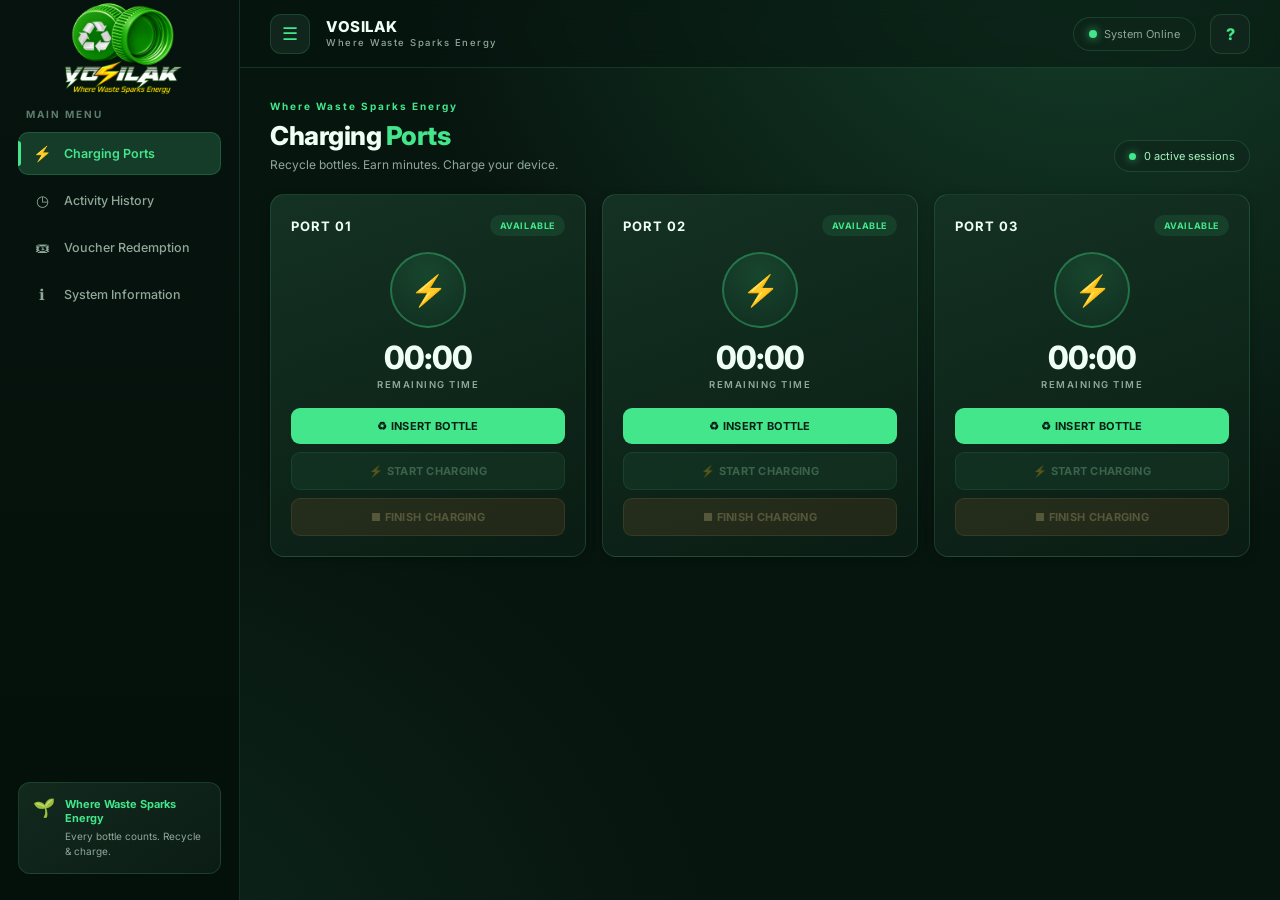
<file: index.html>
<!DOCTYPE html>
<html lang="en">
<head>
  <meta charset="UTF-8">
  <meta name="viewport" content="width=device-width, initial-scale=1.0">
  <title>VOSILAK | Where Waste Sparks Energy</title>
  <link rel="stylesheet" href="style.css">
  <link rel="icon" type="image/png" href="assets/logoo (1).png">
</head>
<body>
  <div class="app">

    <!-- ================= SIDEBAR ================= -->
    <aside class="sidebar" id="sidebar">
      <div class="sidebar-brand">
        <img src="assets/logoo (1).png" alt="Vosilak" class="brand-logo">
      </div>

      <div class="nav-title">MAIN MENU</div>
      <nav class="nav">
        <a href="#ports" class="nav-link active" data-view="ports">
          <span class="nav-emoji">⚡</span><span class="nav-label">Charging Ports</span>
        </a>
        <a href="#history" class="nav-link" data-view="history">
          <span class="nav-emoji">◷</span><span class="nav-label">Activity History</span>
        </a>
        <a href="#redeem" class="nav-link" data-view="redeem">
          <span class="nav-emoji">🎟</span><span class="nav-label">Voucher Redemption</span>
        </a>
        <a href="#system" class="nav-link" data-view="system">
          <span class="nav-emoji">ℹ</span><span class="nav-label">System Information</span>
        </a>
      </nav>

      <div class="sidebar-footer">
        <div class="eco-badge">
          <span class="eco-icon">🌱</span>
          <div>
            <strong>Where Waste Sparks Energy</strong>
            <p>Every bottle counts. Recycle & charge.</p>
          </div>
        </div>
      </div>
    </aside>

    <div class="sidebar-overlay" id="sidebarOverlay"></div>

    <!-- ================= MAIN ================= -->
    <div class="main-wrapper" id="mainWrapper">

      <!-- TOP HEADER -->
      <header class="topbar">
        <div class="topbar-left">
          <button class="icon-btn sidebar-toggle" id="sidebarToggle" aria-label="Toggle sidebar">
            <span class="hamburger">☰</span>
          </button>
          <div class="brand-inline">
            <span class="brand-inline-name">VOSILAK</span>
            <span class="brand-inline-tag">Where Waste Sparks Energy</span>
          </div>
        </div>

        <div class="topbar-right">
          <div class="online"><span class="dot"></span>System Online</div>
          <button class="icon-btn help-btn" id="helpBtn" aria-label="How it works">?</button>
        </div>
      </header>

      <!-- CONTENT AREA -->
      <div class="content" id="contentArea">

        <!-- ============ VIEW: CHARGING PORTS ============ -->
        <section class="view active" id="view-ports">

          <div class="page-head">
            <div>
              <small class="eyebrow">Where Waste Sparks Energy</small>
              <h1>Charging <span class="green-text">Ports</span></h1>
              <p>Recycle bottles. Earn minutes. Charge your device.</p>
            </div>
            <div class="session-chip">
              <span class="chip-dot"></span>
              <span id="activeSessions">0 active session</span>
            </div>
          </div>

          <!-- Ports grid -->
          <div class="ports" id="portContainer"></div>

        </section>

        <!-- ============ VIEW: ACTIVITY HISTORY ============ -->
        <section class="view" id="view-history">
          <div class="page-head">
            <div>
              <small class="eyebrow">RECORDS</small>
              <h1>Activity <span class="green-text">History</span></h1>
              <p>All successful bottle insertion activities across your ports.</p>
            </div>
            <div class="session-chip">
              <span class="chip-dot"></span>
              <span id="historyCount">0 records</span>
            </div>
          </div>

          <div class="panel history-panel">
            <div class="history-scroll" id="historyScroll">
              <table class="history-table">
                <thead>
                  <tr>
                    <th>Date</th>
                    <th>Time</th>
                    <th>Port</th>
                    <th>Activity</th>
                    <th class="num">Bottles</th>
                    <th class="num">Minutes Earned</th>
                  </tr>
                </thead>
                <tbody id="historyBody"></tbody>
              </table>
              <div class="empty-state" id="historyEmpty">
                <span class="empty-icon">📋</span>
                <p>No activity history yet.</p>
                <small>Insert a bottle on any port to record your first activity.</small>
              </div>
            </div>
          </div>
        </section>

        <!-- ============ VIEW: VOUCHER REDEMPTION ============ -->
        <section class="view" id="view-redeem">
          <div class="page-head">
            <div>
              <small class="eyebrow">REWARDS</small>
              <h1>Voucher <span class="green-text">Redemption</span></h1>
              <p>Redeem unused charging minutes from your vouchers.</p>
            </div>
          </div>

          <div class="panel redeem-page-panel">
            <div class="redeem-page-copy">
              <h3>🎟 Enter your voucher code</h3>
              <p>Each voucher contains unused charging minutes from a completed session. Redeem a valid code to restore those minutes to the original charging port for another recharge.</p>
            </div>

            <div class="redeem-form">
              <label for="redeemInput" class="field-label">Voucher Code</label>
              <input type="text" id="redeemInput" class="text-input" placeholder="e.g. V1-ABC123" autocomplete="off">
              <div class="field-error" id="redeemError"></div>
              <button class="btn btn-primary btn-block" id="redeemSubmitBtn">REDEEM VOUCHER</button>
            </div>
          </div>
        </section>

        <!-- ============ VIEW: SYSTEM INFORMATION ============ -->
        <section class="view" id="view-system">
          <div class="page-head">
            <div>
              <small class="eyebrow">ABOUT</small>
              <h1>System <span class="green-text">Information</span></h1>
              <p>How the Vosilak reward system works.</p>
            </div>
          </div>

          <div class="panel system-panel">
            <div class="system-grid">
              <div class="system-card">
                <div class="system-icon">♻</div>
                <h3>Bottles Earn Minutes</h3>
                <p>Accepted plastic bottles add charging minutes to the selected port. Each accepted bottle earns three minutes of charging time.</p>
              </div>

              <div class="system-card">
                <div class="system-icon">⚡</div>
                <h3>Charge Your Device</h3>
                <p>Connect a device to any available port and start charging. The port counts down the remaining minutes in real time.</p>
              </div>

              <div class="system-card">
                <div class="system-icon">🎟</div>
                <h3>Unused Minutes Become Vouchers</h3>
                <p>When a charging session is finished early, any unused minutes automatically generate a unique voucher code.</p>
              </div>

              <div class="system-card">
                <div class="system-icon">🔁</div>
                <h3>Redeem to Recharge</h3>
                <p>Voucher codes can be redeemed to restore unused minutes to their original charging port for another session.</p>
              </div>
            </div>

            <div class="system-note">
              <strong>Note:</strong> Voucher minutes can only be returned to the port where the voucher was created. They cannot be transferred to another charging port.
            </div>
          </div>
        </section>

      </div>
    </div>
  </div>

  <!-- ================= TOAST ================= -->
  <div class="toast" id="toast"></div>

  <!-- ================= INSERT BOTTLE MODAL ================= -->
  <div class="modal-overlay" id="insertModal">
    <div class="modal insert-modal">
      <div class="modal-icon">♻</div>
      <h3>Insert <span class="green-text">Bottle</span></h3>
      <p class="modal-sub" id="insertPortLabel">Port 1</p>

      <p class="insert-instruction">Please insert your plastic bottle into the slot now. Click <b>Done Inserting Bottle</b> once it has been accepted.</p>

      <div class="progress-track">
        <div class="progress-fill" id="insertProgress"></div>
      </div>
      <div class="insert-timer" id="insertTimer">00:10</div>

      <div class="modal-actions">
        <button class="btn btn-primary" id="insertDoneBtn">✓ DONE INSERTING BOTTLE</button>
        <button class="btn btn-ghost" id="insertCancelBtn">CANCEL</button>
      </div>
    </div>
  </div>

  <!-- ================= VOUCHER GENERATED MODAL ================= -->
  <div class="modal-overlay" id="voucherModal">
    <div class="modal">
      <div class="modal-icon success">🎟</div>
      <h3>Session <span class="green-text">Completed</span></h3>
      <p class="modal-sub">Your unused charging minutes have been saved as a voucher.</p>

      <div class="voucher-detail-box">
        <div class="voucher-row"><span>Port</span><strong id="voucherPort">—</strong></div>
        <div class="voucher-row"><span>Remaining Minutes</span><strong id="voucherMinutes">—</strong></div>
        <div class="voucher-row"><span>Voucher Code</span><strong class="voucher-code" id="voucherCode">—</strong></div>
      </div>

      <div class="modal-actions">
        <button class="btn btn-primary" id="voucherCopyBtn">📋 COPY CODE</button>
        <button class="btn btn-ghost" id="voucherCloseBtn">CLOSE</button>
      </div>
    </div>
  </div>

  <!-- ================= REDEEM: CONFIRM MODAL ================= -->
  <div class="modal-overlay" id="rewardModal">
    <div class="modal">
      <div class="verified-banner">✓ VOUCHER VERIFIED</div>

      <div class="voucher-detail-box">
        <div class="voucher-row"><span>Original Port</span><strong id="rewardPort">—</strong></div>
        <div class="voucher-row"><span>Available Minutes</span><strong id="rewardMinutes">—</strong></div>
      </div>

      <p class="reward-prompt">Confirm redemption to restore these minutes to the original port.</p>

      <div class="modal-actions">
        <button class="btn btn-primary" id="rewardConfirmBtn">⚡ CONFIRM REDEMPTION</button>
        <button class="btn btn-ghost" id="rewardCancelBtn">CANCEL</button>
      </div>
    </div>
  </div>

  <!-- ================= HOW IT WORKS MODAL ================= -->
  <div class="modal-overlay" id="helpModal">
    <div class="modal help-modal">
      <h3>How <span class="green-text">Vosilak</span> Works</h3>
      <p class="modal-sub">Turn plastic bottles into charging time in six simple steps.</p>

      <ol class="help-steps">
        <li><span class="help-num">1</span><div><b>Insert a Bottle</b><p>Select a port and click Insert Bottle. Follow the timer and click Done Inserting Bottle after your bottle is accepted.</p></div></li>
        <li><span class="help-num">2</span><div><b>Earn Charging Time</b><p>Every accepted bottle adds 3 minutes to the selected port.</p></div></li>
        <li><span class="help-num">3</span><div><b>Start Charging</b><p>Connect your device to the port and click Start Charging.</p></div></li>
        <li><span class="help-num">4</span><div><b>Finish Charging</b><p>Click Finish Charging when you're done. Unused minutes automatically generate a voucher code.</p></div></li>
        <li><span class="help-num">5</span><div><b>Redeem Your Voucher</b><p>Open the Voucher Redemption page and enter the generated code.</p></div></li>
        <li><span class="help-num">6</span><div><b>Save for Another Recharge</b><p>Confirm redemption to save unused minutes for another session on the original port.</p></div></li>
      </ol>

      <div class="modal-actions">
        <button class="btn btn-primary" id="helpCloseBtn">GOT IT</button>
      </div>
    </div>
  </div>

  <script src="script.js "></script>
</body>
</html>
</file>
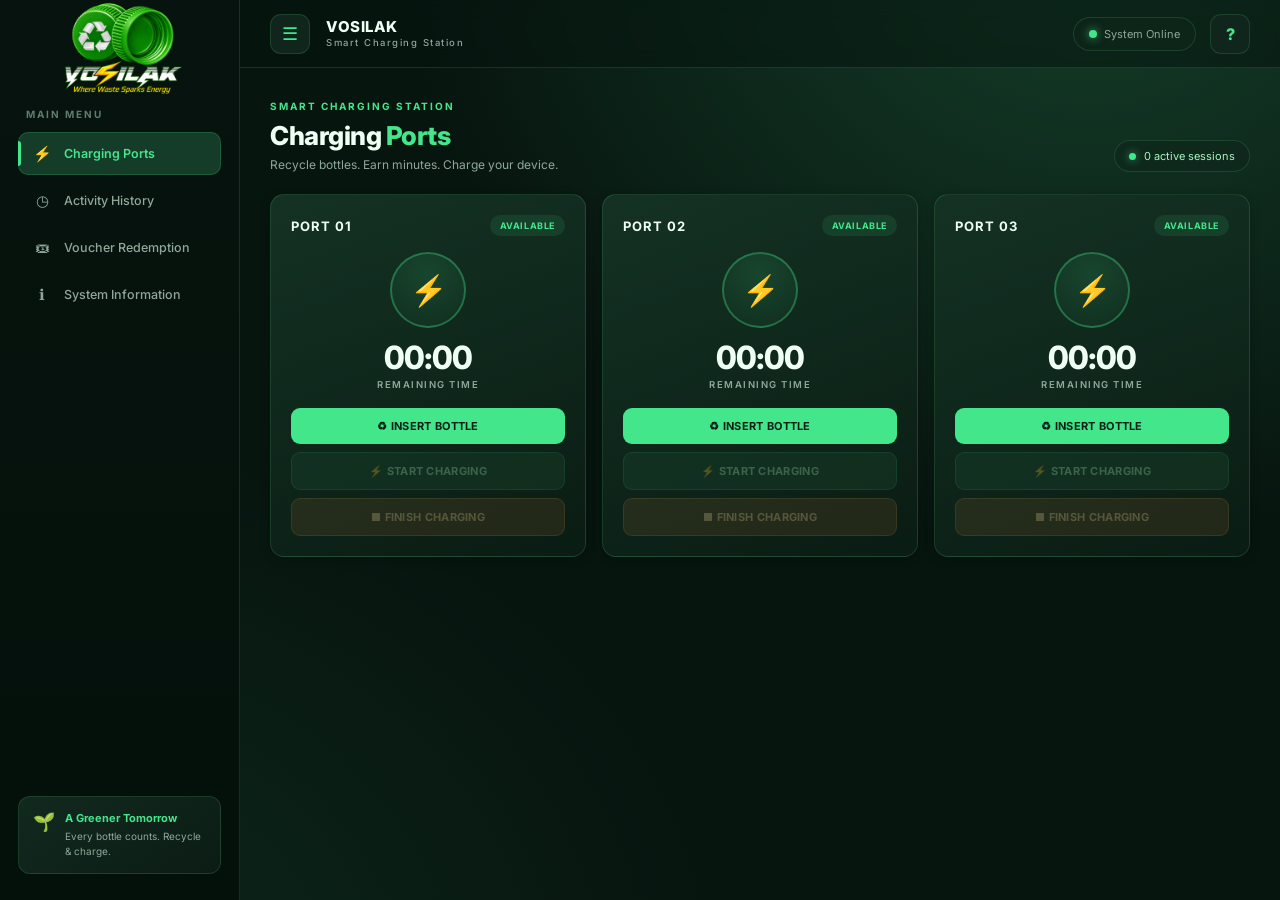
<file: index (1).html>
<!DOCTYPE html>
<html lang="en">
<head>
  <meta charset="UTF-8">
  <meta name="viewport" content="width=device-width, initial-scale=1.0">
  <title>VOSILAK | Smart Charging</title>
  <link rel="stylesheet" href="style (1).css">
  <link rel="icon" type="image/png" href="assets/logoo (1).png">
</head>
<body>
  <div class="app">

    <!-- ================= SIDEBAR ================= -->
    <aside class="sidebar" id="sidebar">
      <div class="sidebar-brand">
        <img src="assets/logoo (1).png" alt="Vosilak" class="brand-logo">
      </div>

      <div class="nav-title">MAIN MENU</div>
      <nav class="nav">
        <a href="#ports" class="nav-link active" data-view="ports">
          <span class="nav-emoji">⚡</span><span class="nav-label">Charging Ports</span>
        </a>
        <a href="#history" class="nav-link" data-view="history">
          <span class="nav-emoji">◷</span><span class="nav-label">Activity History</span>
        </a>
        <a href="#redeem" class="nav-link" data-view="redeem">
          <span class="nav-emoji">🎟</span><span class="nav-label">Voucher Redemption</span>
        </a>
        <a href="#system" class="nav-link" data-view="system">
          <span class="nav-emoji">ℹ</span><span class="nav-label">System Information</span>
        </a>
      </nav>

      <div class="sidebar-footer">
        <div class="eco-badge">
          <span class="eco-icon">🌱</span>
          <div>
            <strong>A Greener Tomorrow</strong>
            <p>Every bottle counts. Recycle & charge.</p>
          </div>
        </div>
      </div>
    </aside>

    <div class="sidebar-overlay" id="sidebarOverlay"></div>

    <!-- ================= MAIN ================= -->
    <div class="main-wrapper" id="mainWrapper">

      <!-- TOP HEADER -->
      <header class="topbar">
        <div class="topbar-left">
          <button class="icon-btn sidebar-toggle" id="sidebarToggle" aria-label="Toggle sidebar">
            <span class="hamburger">☰</span>
          </button>
          <div class="brand-inline">
            <span class="brand-inline-name">VOSILAK</span>
            <span class="brand-inline-tag">Smart Charging Station</span>
          </div>
        </div>

        <div class="topbar-right">
          <div class="online"><span class="dot"></span>System Online</div>
          <button class="icon-btn help-btn" id="helpBtn" aria-label="How it works">?</button>
        </div>
      </header>

      <!-- CONTENT AREA -->
      <div class="content" id="contentArea">

        <!-- ============ VIEW: CHARGING PORTS ============ -->
        <section class="view active" id="view-ports">

          <div class="page-head">
            <div>
              <small class="eyebrow">SMART CHARGING STATION</small>
              <h1>Charging <span class="green-text">Ports</span></h1>
              <p>Recycle bottles. Earn minutes. Charge your device.</p>
            </div>
            <div class="session-chip">
              <span class="chip-dot"></span>
              <span id="activeSessions">0 active session</span>
            </div>
          </div>

          <!-- Ports grid -->
          <div class="ports" id="portContainer"></div>

        </section>

        <!-- ============ VIEW: ACTIVITY HISTORY ============ -->
        <section class="view" id="view-history">
          <div class="page-head">
            <div>
              <small class="eyebrow">RECORDS</small>
              <h1>Activity <span class="green-text">History</span></h1>
              <p>All successful bottle insertion activities across your ports.</p>
            </div>
            <div class="session-chip">
              <span class="chip-dot"></span>
              <span id="historyCount">0 records</span>
            </div>
          </div>

          <div class="panel history-panel">
            <div class="history-scroll" id="historyScroll">
              <table class="history-table">
                <thead>
                  <tr>
                    <th>Date</th>
                    <th>Time</th>
                    <th>Port</th>
                    <th>Activity</th>
                    <th class="num">Bottles</th>
                    <th class="num">Minutes Earned</th>
                  </tr>
                </thead>
                <tbody id="historyBody"></tbody>
              </table>
              <div class="empty-state" id="historyEmpty">
                <span class="empty-icon">📋</span>
                <p>No activity history yet.</p>
                <small>Insert a bottle on any port to record your first activity.</small>
              </div>
            </div>
          </div>
        </section>

        <!-- ============ VIEW: VOUCHER REDEMPTION ============ -->
        <section class="view" id="view-redeem">
          <div class="page-head">
            <div>
              <small class="eyebrow">REWARDS</small>
              <h1>Voucher <span class="green-text">Redemption</span></h1>
              <p>Redeem unused charging minutes from your vouchers.</p>
            </div>
          </div>

          <div class="panel redeem-page-panel">
            <div class="redeem-page-copy">
              <h3>🎟 Enter your voucher code</h3>
              <p>Each voucher contains unused charging minutes from a completed session. Redeem a valid code to restore those minutes to the original charging port for another recharge.</p>
            </div>

            <div class="redeem-form">
              <label for="redeemInput" class="field-label">Voucher Code</label>
              <input type="text" id="redeemInput" class="text-input" placeholder="e.g. V1-ABC123" autocomplete="off">
              <div class="field-error" id="redeemError"></div>
              <button class="btn btn-primary btn-block" id="redeemSubmitBtn">REDEEM VOUCHER</button>
            </div>
          </div>
        </section>

        <!-- ============ VIEW: SYSTEM INFORMATION ============ -->
        <section class="view" id="view-system">
          <div class="page-head">
            <div>
              <small class="eyebrow">ABOUT</small>
              <h1>System <span class="green-text">Information</span></h1>
              <p>How the Vosilak reward system works.</p>
            </div>
          </div>

          <div class="panel system-panel">
            <div class="system-grid">
              <div class="system-card">
                <div class="system-icon">♻</div>
                <h3>Bottles Earn Minutes</h3>
                <p>Accepted plastic bottles add charging minutes to the selected port. Each accepted bottle earns three minutes of charging time.</p>
              </div>

              <div class="system-card">
                <div class="system-icon">⚡</div>
                <h3>Charge Your Device</h3>
                <p>Connect a device to any available port and start charging. The port counts down the remaining minutes in real time.</p>
              </div>

              <div class="system-card">
                <div class="system-icon">🎟</div>
                <h3>Unused Minutes Become Vouchers</h3>
                <p>When a charging session is finished early, any unused minutes automatically generate a unique voucher code.</p>
              </div>

              <div class="system-card">
                <div class="system-icon">🔁</div>
                <h3>Redeem to Recharge</h3>
                <p>Voucher codes can be redeemed to restore unused minutes to their original charging port for another session.</p>
              </div>
            </div>

            <div class="system-note">
              <strong>Note:</strong> Voucher minutes can only be returned to the port where the voucher was created. They cannot be transferred to another charging port.
            </div>
          </div>
        </section>

      </div>
    </div>
  </div>

  <!-- ================= TOAST ================= -->
  <div class="toast" id="toast"></div>

  <!-- ================= INSERT BOTTLE MODAL ================= -->
  <div class="modal-overlay" id="insertModal">
    <div class="modal insert-modal">
      <div class="modal-icon">♻</div>
      <h3>Insert <span class="green-text">Bottle</span></h3>
      <p class="modal-sub" id="insertPortLabel">Port 1</p>

      <p class="insert-instruction">Please insert your plastic bottle into the slot now. Click <b>Done Inserting Bottle</b> once it has been accepted.</p>

      <div class="progress-track">
        <div class="progress-fill" id="insertProgress"></div>
      </div>
      <div class="insert-timer" id="insertTimer">00:10</div>

      <div class="modal-actions">
        <button class="btn btn-primary" id="insertDoneBtn">✓ DONE INSERTING BOTTLE</button>
        <button class="btn btn-ghost" id="insertCancelBtn">CANCEL</button>
      </div>
    </div>
  </div>

  <!-- ================= VOUCHER GENERATED MODAL ================= -->
  <div class="modal-overlay" id="voucherModal">
    <div class="modal">
      <div class="modal-icon success">🎟</div>
      <h3>Session <span class="green-text">Completed</span></h3>
      <p class="modal-sub">Your unused charging minutes have been saved as a voucher.</p>

      <div class="voucher-detail-box">
        <div class="voucher-row"><span>Port</span><strong id="voucherPort">—</strong></div>
        <div class="voucher-row"><span>Remaining Minutes</span><strong id="voucherMinutes">—</strong></div>
        <div class="voucher-row"><span>Voucher Code</span><strong class="voucher-code" id="voucherCode">—</strong></div>
      </div>

      <div class="modal-actions">
        <button class="btn btn-primary" id="voucherCopyBtn">📋 COPY CODE</button>
        <button class="btn btn-ghost" id="voucherCloseBtn">CLOSE</button>
      </div>
    </div>
  </div>

  <!-- ================= REDEEM: CONFIRM MODAL ================= -->
  <div class="modal-overlay" id="rewardModal">
    <div class="modal">
      <div class="verified-banner">✓ VOUCHER VERIFIED</div>

      <div class="voucher-detail-box">
        <div class="voucher-row"><span>Original Port</span><strong id="rewardPort">—</strong></div>
        <div class="voucher-row"><span>Available Minutes</span><strong id="rewardMinutes">—</strong></div>
      </div>

      <p class="reward-prompt">Confirm redemption to restore these minutes to the original port.</p>

      <div class="modal-actions">
        <button class="btn btn-primary" id="rewardConfirmBtn">⚡ CONFIRM REDEMPTION</button>
        <button class="btn btn-ghost" id="rewardCancelBtn">CANCEL</button>
      </div>
    </div>
  </div>

  <!-- ================= HOW IT WORKS MODAL ================= -->
  <div class="modal-overlay" id="helpModal">
    <div class="modal help-modal">
      <h3>How <span class="green-text">Vosilak</span> Works</h3>
      <p class="modal-sub">Turn plastic bottles into charging time in six simple steps.</p>

      <ol class="help-steps">
        <li><span class="help-num">1</span><div><b>Insert a Bottle</b><p>Select a port and click Insert Bottle. Follow the timer and click Done Inserting Bottle after your bottle is accepted.</p></div></li>
        <li><span class="help-num">2</span><div><b>Earn Charging Time</b><p>Every accepted bottle adds 3 minutes to the selected port.</p></div></li>
        <li><span class="help-num">3</span><div><b>Start Charging</b><p>Connect your device to the port and click Start Charging.</p></div></li>
        <li><span class="help-num">4</span><div><b>Finish Charging</b><p>Click Finish Charging when you're done. Unused minutes automatically generate a voucher code.</p></div></li>
        <li><span class="help-num">5</span><div><b>Redeem Your Voucher</b><p>Open the Voucher Redemption page and enter the generated code.</p></div></li>
        <li><span class="help-num">6</span><div><b>Save for Another Recharge</b><p>Confirm redemption to save unused minutes for another session on the original port.</p></div></li>
      </ol>

      <div class="modal-actions">
        <button class="btn btn-primary" id="helpCloseBtn">GOT IT</button>
      </div>
    </div>
  </div>

  <script src="script (1).js "></script>
</body>
</html>
</file>
<file: style.css>
@import url('https://fonts.googleapis.com/css2?family=Inter:wght@400;500;600;700;800&display=swap');

:root {
  --bg: #07150f;
  --bg-deep: #04100a;
  --panel: #10251b;
  --panel-2: #0c1e15;
  --panel-hover: #163527;
  --green: #43e68b;
  --green-soft: #2fb672;
  --light: #a5f5bd;
  --muted: #8fa89a;
  --white: #effff4;
  --border: rgba(100, 230, 150, .15);
  --border-strong: rgba(100, 230, 150, .32);
  --danger: #ef4444;
  --amber: #ffc45c;
  --shadow: 0 10px 40px rgba(0, 0, 0, .45);
  --shadow-sm: 0 2px 10px rgba(0, 0, 0, .25);
  --radius: 14px;
  --sidebar-w: 240px;
  --sidebar-w-collapsed: 76px;
  --header-h: 68px;
}

* { box-sizing: border-box; margin: 0; padding: 0; }

body {
  font-family: Inter, sans-serif;
  color: var(--white);
  background:
    radial-gradient(ellipse at 85% -10%, rgba(23, 68, 45, .9), transparent 45%),
    radial-gradient(ellipse at 0% 110%, rgba(20, 60, 40, .5), transparent 40%),
    var(--bg);
  min-height: 100vh;
  -webkit-font-smoothing: antialiased;
  overflow: hidden;
}

button, input { font-family: inherit; }
button { cursor: pointer; border: 0; }

.green-text { color: var(--green); }

/* ============ APP SHELL ============ */
.app { display: flex; height: 100vh; }

/* ============ SIDEBAR ============ */
.sidebar {
  width: var(--sidebar-w);
  flex-shrink: 0;
  height: 100vh;
  padding: 26px 18px;
  background: linear-gradient(180deg, #07130e 0%, #04100a 100%);
  border-right: 1px solid var(--border);
  display: flex;
  flex-direction: column;
  z-index: 40;
  transition: width .25s ease, padding .25s ease, transform .28s ease;
  overflow: hidden;
}

.sidebar-brand {
  display: flex;
  justify-content: center;
  margin-bottom: 38px;
  height: 44px;
  align-items: center;
}

.brand-logo {
  width: 160px;
  height: auto;
  object-fit: contain;
  transition: width .25s ease, opacity .2s ease;
}

.nav-title {
  font-size: 10px;
  color: #5f7d6b;
  letter-spacing: 2px;
  font-weight: 700;
  margin: 0 8px 12px;
  transition: opacity .2s ease;
}

.nav { display: flex; flex-direction: column; gap: 4px; }

.nav-link {
  display: flex;
  align-items: center;
  gap: 12px;
  text-decoration: none;
  color: var(--muted);
  padding: 12px 14px;
  border-radius: 10px;
  font-size: 12.5px;
  font-weight: 500;
  transition: background .18s, color .18s;
  white-space: nowrap;
  position: relative;
}

.nav-link:hover { background: #12301f; color: var(--light); }

.nav-link.active {
  background: #153c29;
  color: var(--green);
  font-weight: 600;
  box-shadow: inset 0 0 0 1px rgba(67, 230, 139, .18);
}

.nav-link.active::before {
  content: "";
  position: absolute;
  left: 0;
  top: 22%;
  height: 56%;
  width: 3px;
  border-radius: 0 4px 4px 0;
  background: var(--green);
}

.nav-emoji {
  font-size: 15px;
  display: inline-block;
  width: 20px;
  text-align: center;
  flex-shrink: 0;
  transition: opacity .2s ease;
}

.sidebar-footer { margin-top: auto; transition: opacity .2s ease; }

.eco-badge {
  display: flex;
  gap: 10px;
  align-items: flex-start;
  padding: 14px;
  background: linear-gradient(145deg, #12291e, #0b1c14);
  border: 1px solid var(--border);
  border-radius: 12px;
}

.eco-icon { font-size: 18px; line-height: 1.2; }
.eco-badge strong { display: block; font-size: 11px; color: var(--green); margin-bottom: 4px; }
.eco-badge p { font-size: 10px; color: var(--muted); line-height: 1.5; }

/* Collapsed state */
.sidebar.collapsed {
  width: var(--sidebar-w-collapsed);
  padding: 26px 12px;
}

.sidebar.collapsed .brand-logo { width: 40px; }

.sidebar.collapsed .nav-title,
.sidebar.collapsed .nav-label,
.sidebar.collapsed .sidebar-footer {
  opacity: 0;
  pointer-events: none;
  width: 0;
  height: 0;
  overflow: hidden;
}

.sidebar.collapsed .nav-link {
  justify-content: center;
  padding: 13px 0;
  gap: 0;
}
.sidebar.collapsed .nav-emoji { width: auto; font-size: 18px; }

/* ============ MAIN WRAPPER ============ */
.main-wrapper {
  flex: 1;
  display: flex;
  flex-direction: column;
  min-width: 0;
  height: 100vh;
  transition: margin-left .25s ease;
}

/* ============ TOPBAR ============ */
.topbar {
  flex-shrink: 0;
  height: var(--header-h);
  padding: 0 30px;
  display: flex;
  justify-content: space-between;
  align-items: center;
  border-bottom: 1px solid var(--border);
  background: rgba(7, 21, 15, .55);
  backdrop-filter: blur(10px);
}

.topbar-left { display: flex; align-items: center; gap: 16px; min-width: 0; }

.icon-btn {
  width: 40px;
  height: 40px;
  border-radius: 11px;
  background: var(--panel);
  border: 1px solid var(--border);
  color: var(--green);
  font-size: 18px;
  display: grid;
  place-items: center;
  transition: background .18s, transform .1s;
  flex-shrink: 0;
}
.icon-btn:hover { background: #163b29; }
.icon-btn:active { transform: scale(.95); }

.brand-inline { display: flex; flex-direction: column; line-height: 1.15; }
.brand-inline-name { font-size: 15px; font-weight: 800; letter-spacing: .5px; color: var(--white); }
.brand-inline-tag { font-size: 9.5px; letter-spacing: 1.5px; color: var(--muted); font-weight: 500; margin-top: 2px; }

.topbar-right { display: flex; align-items: center; gap: 14px; }

.online {
  padding: 9px 15px;
  border: 1px solid var(--border);
  border-radius: 30px;
  font-size: 11px;
  background: rgba(16, 37, 27, .7);
  white-space: nowrap;
  color: var(--muted);
}

.dot {
  display: inline-block;
  width: 8px; height: 8px;
  border-radius: 50%;
  background: var(--green);
  margin-right: 7px;
  box-shadow: 0 0 10px rgba(67, 230, 139, .8);
  animation: pulse 2s ease-in-out infinite;
}

@keyframes pulse {
  0%, 100% { opacity: 1; }
  50% { opacity: .5; }
}

.help-btn {
  font-weight: 800;
  font-size: 16px;
  font-family: inherit;
}

/* ============ CONTENT ============ */
.content {
  flex: 1;
  overflow-y: auto;
  overflow-x: hidden;
  padding: 26px 30px 30px;
  scrollbar-width: thin;
  scrollbar-color: #1c3d2b transparent;
}
.content::-webkit-scrollbar { width: 8px; }
.content::-webkit-scrollbar-thumb { background: #1c3d2b; border-radius: 4px; }
.content::-webkit-scrollbar-track { background: transparent; }

/* ============ VIEWS ============ */
.view { display: none; animation: fadeView .25s ease; }
.view.active { display: block; }

@keyframes fadeView {
  from { opacity: 0; transform: translateY(6px); }
  to { opacity: 1; transform: translateY(0); }
}

/* ============ PAGE HEAD ============ */
.page-head {
  display: flex;
  justify-content: space-between;
  align-items: flex-end;
  margin-bottom: 22px;
  gap: 16px;
  flex-wrap: wrap;
}

.eyebrow {
  color: var(--green);
  letter-spacing: 2px;
  font-size: 10px;
  font-weight: 700;
}

.page-head h1 {
  font-size: 26px;
  margin: 6px 0 6px;
  letter-spacing: -.5px;
  font-weight: 800;
}

.page-head p { font-size: 12px; color: var(--muted); }

.session-chip {
  display: inline-flex;
  align-items: center;
  gap: 8px;
  padding: 8px 14px;
  border: 1px solid var(--border);
  border-radius: 30px;
  font-size: 11px;
  color: var(--light);
  background: rgba(16, 37, 27, .6);
  white-space: nowrap;
}

.chip-dot {
  width: 7px; height: 7px;
  border-radius: 50%;
  background: var(--green);
  box-shadow: 0 0 8px rgba(67, 230, 139, .7);
}

/* ============ PORTS ============ */
.ports {
  display: grid;
  grid-template-columns: repeat(3, minmax(0, 1fr));
  gap: 16px;
}

.port {
  background: linear-gradient(160deg, #143224 0%, #0a1c13 100%);
  border: 1px solid var(--border);
  border-radius: var(--radius);
  padding: 20px;
  box-shadow: var(--shadow-sm);
  transition: border-color .2s ease, transform .2s ease, box-shadow .2s ease;
  display: flex;
  flex-direction: column;
}

.port:hover { border-color: var(--border-strong); transform: translateY(-2px); }
.port.charging { border-color: var(--green); box-shadow: 0 0 24px rgba(67, 230, 139, .12), var(--shadow); }

.port-head {
  display: flex;
  justify-content: space-between;
  align-items: center;
  margin-bottom: 16px;
}

.port-head h4 { font-size: 13px; letter-spacing: 1px; font-weight: 700; }

.status {
  font-size: 9px;
  padding: 5px 10px;
  border-radius: 20px;
  font-weight: 700;
  letter-spacing: .6px;
  color: var(--green);
  background: rgba(67, 230, 139, .1);
}
.status.busy { color: var(--amber); background: rgba(255, 196, 92, .1); }

/* Port circle / icon */
.port-visual {
  display: flex;
  justify-content: center;
  margin-bottom: 12px;
}

.port-circle {
  width: 76px;
  height: 76px;
  border-radius: 50%;
  display: grid;
  place-items: center;
  font-size: 30px;
  color: var(--green);
  background: radial-gradient(circle at 50% 30%, rgba(67, 230, 139, .14), rgba(67, 230, 139, .02));
  border: 2px solid rgba(67, 230, 139, .35);
  position: relative;
}

.port.charging .port-circle {
  border-color: var(--green);
  animation: glow 1.8s ease-in-out infinite;
}

@keyframes glow {
  0%, 100% { box-shadow: 0 0 0 0 rgba(67, 230, 139, .35); }
  50% { box-shadow: 0 0 0 8px rgba(67, 230, 139, 0); }
}

.port-time {
  text-align: center;
  font-size: 32px;
  font-weight: 800;
  letter-spacing: -1px;
  font-variant-numeric: tabular-nums;
  line-height: 1.1;
}

.port-time-label {
  text-align: center;
  font-size: 9.5px;
  color: var(--muted);
  letter-spacing: 1.5px;
  font-weight: 600;
  margin-top: 4px;
  margin-bottom: 18px;
}

.port-actions { display: flex; flex-direction: column; gap: 8px; margin-top: auto; }

.btn {
  font-family: inherit;
  font-weight: 700;
  border-radius: 9px;
  transition: opacity .18s, transform .1s, background .18s;
  letter-spacing: .3px;
}
.btn:hover:not(:disabled) { opacity: .92; }
.btn:active:not(:disabled) { transform: scale(.98); }
.btn:disabled { opacity: .3; cursor: not-allowed; }

.action {
  width: 100%;
  padding: 11px;
  font-size: 11px;
}

.btn-deposit { background: var(--green); color: #062014; }
.btn-start { background: #1d4c33; color: var(--light); border: 1px solid rgba(67, 230, 139, .4); }
.btn-finish { background: #5a4325; color: #ffd58b; border: 1px solid rgba(255, 196, 92, .4); }

/* ============ PANEL ============ */
.panel {
  background: var(--panel);
  border: 1px solid var(--border);
  border-radius: var(--radius);
  padding: 20px;
}

/* ============ VOUCHER REDEMPTION PAGE ============ */
.redeem-page-panel {
  max-width: 640px;
}

.redeem-page-copy h3 {
  font-size: 15px;
  margin-bottom: 8px;
}

.redeem-page-copy p {
  font-size: 12px;
  color: var(--muted);
  line-height: 1.65;
  margin-bottom: 22px;
}

.redeem-form {
  display: flex;
  flex-direction: column;
  gap: 6px;
}

.field-label {
  font-size: 10px;
  letter-spacing: 1.2px;
  color: var(--muted);
  font-weight: 700;
  text-transform: uppercase;
  margin-bottom: 4px;
}

.btn-block { width: 100%; }

/* ============ SYSTEM INFORMATION PAGE ============ */
.system-panel { padding: 24px; }

.system-grid {
  display: grid;
  grid-template-columns: repeat(2, minmax(0, 1fr));
  gap: 16px;
  margin-bottom: 20px;
}

.system-card {
  background: linear-gradient(160deg, #143224 0%, #0a1c13 100%);
  border: 1px solid var(--border);
  border-radius: 12px;
  padding: 18px;
}

.system-icon {
  width: 40px;
  height: 40px;
  border-radius: 10px;
  display: grid;
  place-items: center;
  font-size: 18px;
  background: rgba(67, 230, 139, .1);
  border: 1px solid rgba(67, 230, 139, .25);
  color: var(--green);
  margin-bottom: 12px;
}

.system-card h3 {
  font-size: 13px;
  margin-bottom: 6px;
  letter-spacing: .3px;
}

.system-card p {
  font-size: 11.5px;
  color: var(--muted);
  line-height: 1.6;
}

.system-note {
  background: rgba(67, 230, 139, .06);
  border: 1px solid rgba(67, 230, 139, .18);
  border-radius: 10px;
  padding: 14px 16px;
  font-size: 11.5px;
  color: var(--light);
  line-height: 1.6;
}

.system-note strong { color: var(--green); }

/* ============ BUTTONS ============ */
.btn-primary {
  background: var(--green);
  color: #062014;
  padding: 12px 22px;
  font-size: 11px;
  white-space: nowrap;
}

.btn-secondary {
  background: #183b34;
  color: #82e6d2;
  border: 1px solid rgba(54, 205, 181, .35);
  padding: 13px;
  font-size: 11px;
}

.btn-ghost {
  background: transparent;
  color: var(--muted);
  border: 1px solid var(--border);
  padding: 13px;
  font-size: 11px;
}
.btn-ghost:hover { color: var(--light); border-color: var(--border-strong); }

/* ============ HISTORY ============ */
.history-panel { padding: 0; overflow: hidden; }

.history-scroll {
  max-height: calc(100vh - 240px);
  overflow-y: auto;
}

.history-table { width: 100%; border-collapse: collapse; font-size: 12px; }

.history-table thead th {
  position: sticky;
  top: 0;
  background: #0d2018;
  text-align: left;
  padding: 14px 18px;
  font-size: 10px;
  letter-spacing: 1px;
  color: var(--muted);
  font-weight: 700;
  text-transform: uppercase;
  border-bottom: 1px solid var(--border);
  z-index: 2;
}

.history-table th.num, .history-table td.num { text-align: right; }

.history-table td {
  padding: 13px 18px;
  border-bottom: 1px solid rgba(100, 230, 150, .07);
  color: var(--white);
}

.history-table tbody tr:hover { background: rgba(67, 230, 139, .04); }
.history-table tbody tr:last-child td { border-bottom: 0; }

.port-pill {
  display: inline-block;
  padding: 3px 10px;
  border-radius: 20px;
  font-size: 10px;
  font-weight: 700;
  background: rgba(67, 230, 139, .1);
  color: var(--green);
}

.min-pill {
  display: inline-block;
  padding: 3px 10px;
  border-radius: 20px;
  font-size: 10px;
  font-weight: 700;
  background: rgba(67, 230, 139, .12);
  color: var(--light);
}

.empty-state {
  display: flex;
  flex-direction: column;
  align-items: center;
  justify-content: center;
  text-align: center;
  padding: 60px 20px;
  gap: 6px;
  color: var(--muted);
}
.empty-icon { font-size: 40px; opacity: .5; margin-bottom: 6px; }
.empty-state p { font-size: 13px; font-weight: 600; color: var(--white); }
.empty-state small { font-size: 11px; }

/* ============ MODALS ============ */
.modal-overlay {
  position: fixed;
  inset: 0;
  background: rgba(2, 8, 5, .78);
  display: none;
  align-items: center;
  justify-content: center;
  z-index: 100;
  padding: 20px;
  backdrop-filter: blur(6px);
}
.modal-overlay.show { display: flex; }

.modal {
  background: linear-gradient(165deg, #122a1e, #0a1c13);
  border: 1px solid var(--border-strong);
  border-radius: 18px;
  padding: 26px;
  max-width: 430px;
  width: 100%;
  box-shadow: var(--shadow);
  animation: modalIn .24s cubic-bezier(.2, .8, .3, 1);
  max-height: 92vh;
  overflow-y: auto;
}

.modal.help-modal { max-width: 520px; }

@keyframes modalIn {
  from { opacity: 0; transform: scale(.95) translateY(12px); }
  to { opacity: 1; transform: scale(1) translateY(0); }
}

.modal h3 { font-size: 19px; margin-bottom: 6px; letter-spacing: -.3px; }
.modal-sub { font-size: 11.5px; color: var(--muted); line-height: 1.6; margin-bottom: 20px; }

.modal-icon {
  width: 52px;
  height: 52px;
  border-radius: 14px;
  display: grid;
  place-items: center;
  font-size: 24px;
  background: rgba(67, 230, 139, .1);
  border: 1px solid rgba(67, 230, 139, .3);
  color: var(--green);
  margin-bottom: 16px;
}
.modal-icon.success { color: var(--green); }

.modal-actions { display: flex; flex-direction: column; gap: 10px; margin-top: 22px; }

/* Insert modal */
.insert-modal .insert-instruction {
  font-size: 12px;
  color: var(--light);
  line-height: 1.65;
  margin-bottom: 20px;
}

.progress-track {
  height: 12px;
  background: #061710;
  border-radius: 8px;
  overflow: hidden;
  border: 1px solid var(--border);
}

.progress-fill {
  height: 100%;
  width: 100%;
  background: linear-gradient(90deg, var(--green-soft), var(--green));
  border-radius: 8px;
  transition: width .1s linear;
  box-shadow: 0 0 12px rgba(67, 230, 139, .5);
}

.insert-timer {
  text-align: center;
  font-size: 28px;
  font-weight: 800;
  font-variant-numeric: tabular-nums;
  color: var(--green);
  margin-top: 14px;
  letter-spacing: 1px;
}

/* Voucher detail box */
.voucher-detail-box {
  background: #061710;
  border: 1px dashed rgba(67, 230, 139, .45);
  border-radius: 12px;
  padding: 16px;
  display: flex;
  flex-direction: column;
  gap: 12px;
}

.voucher-row {
  display: flex;
  justify-content: space-between;
  align-items: center;
  gap: 12px;
}

.voucher-row span {
  font-size: 10px;
  color: var(--muted);
  letter-spacing: 1px;
  text-transform: uppercase;
  font-weight: 600;
}

.voucher-row strong { font-size: 14px; color: var(--light); }

.voucher-code {
  font-family: ui-monospace, monospace;
  font-size: 16px !important;
  color: var(--green) !important;
  letter-spacing: 1px;
  text-align: right;
  overflow-wrap: anywhere;
}

/* Text input */
.text-input {
  width: 100%;
  background: #061710;
  border: 1px solid var(--border);
  color: var(--white);
  padding: 13px 14px;
  border-radius: 9px;
  font-size: 13px;
  outline: 0;
  transition: border-color .18s;
  letter-spacing: .5px;
}
.text-input:focus { border-color: var(--green); }
.text-input::placeholder { color: #4d6656; }

.field-error {
  font-size: 11px;
  color: var(--danger);
  min-height: 15px;
  margin-top: 8px;
  line-height: 1.4;
}

.field-note {
  font-size: 11px;
  color: var(--muted);
  line-height: 1.5;
  margin-top: 14px;
  text-align: center;
}

/* Verified banner */
.verified-banner {
  display: inline-block;
  font-size: 10px;
  font-weight: 700;
  color: var(--green);
  letter-spacing: 1px;
  padding: 6px 12px;
  border-radius: 20px;
  background: rgba(67, 230, 139, .12);
  margin-bottom: 16px;
}

.reward-prompt {
  font-size: 12px;
  font-weight: 600;
  color: var(--light);
  margin-top: 20px;
}

/* Help steps */
.help-steps { list-style: none; display: flex; flex-direction: column; gap: 14px; }

.help-steps li { display: flex; gap: 14px; align-items: flex-start; }

.help-num {
  flex-shrink: 0;
  width: 28px;
  height: 28px;
  border-radius: 9px;
  display: grid;
  place-items: center;
  font-size: 12px;
  font-weight: 800;
  color: var(--green);
  background: rgba(67, 230, 139, .1);
  border: 1px solid rgba(67, 230, 139, .25);
}

.help-steps b { font-size: 12.5px; display: block; margin-bottom: 3px; }
.help-steps p { font-size: 11px; color: var(--muted); line-height: 1.55; }

/* ============ TOAST ============ */
.toast {
  position: fixed;
  bottom: 26px;
  left: 50%;
  transform: translateX(-50%) translateY(20px);
  background: #17432c;
  border: 1px solid var(--green);
  padding: 14px 22px;
  border-radius: 11px;
  font-size: 12px;
  font-weight: 500;
  display: none;
  z-index: 200;
  box-shadow: 0 10px 40px rgba(0, 0, 0, .6);
  opacity: 0;
  transition: opacity .25s, transform .25s;
  max-width: 90vw;
  text-align: center;
}
.toast.show { display: block; opacity: 1; transform: translateX(-50%) translateY(0); }

/* ============ OVERLAY (mobile) ============ */
.sidebar-overlay {
  display: none;
  position: fixed;
  inset: 0;
  background: rgba(0, 0, 0, .6);
  z-index: 35;
  backdrop-filter: blur(2px);
}
.sidebar-overlay.show { display: block; }

/* ============ RESPONSIVE ============ */
@media (max-width: 1050px) {
  .ports { grid-template-columns: repeat(2, 1fr); }
  .system-grid { grid-template-columns: 1fr; }
}

@media (max-width: 780px) {
  body { overflow: auto; }
  .app { height: auto; min-height: 100vh; }

  .sidebar {
    position: fixed;
    top: 0; left: 0;
    height: 100vh;
    transform: translateX(-100%);
    width: var(--sidebar-w);
    padding: 26px 18px;
  }
  .sidebar.mobile-open { transform: translateX(0); }
  .sidebar.collapsed { width: var(--sidebar-w); padding: 26px 18px; }
  .sidebar.collapsed .brand-logo { width: 160px; }
  .sidebar.collapsed .nav-title,
  .sidebar.collapsed .nav-label,
  .sidebar.collapsed .sidebar-footer {
    opacity: 1; width: auto; height: auto; overflow: visible; pointer-events: auto;
  }
  .sidebar.collapsed .nav-link { justify-content: flex-start; padding: 12px 14px; gap: 12px; }
  .sidebar.collapsed .nav-emoji { font-size: 15px; width: 20px; }

  .main-wrapper { height: auto; min-height: 100vh; }
  .topbar { padding: 0 16px; height: 60px; }
  .content { padding: 20px 16px; overflow: visible; }
  .ports { grid-template-columns: 1fr; }
  .history-scroll { max-height: none; }
  .page-head { flex-direction: column; align-items: flex-start; }
  .system-grid { grid-template-columns: 1fr; }
}

@media (max-width: 430px) {
  .page-head h1 { font-size: 22px; }
  .topbar-right .online { font-size: 9px; padding: 7px 10px; }
  .brand-inline-name { font-size: 13px; }
  .brand-inline-tag { font-size: 8.5px; }
}
</file>
<file: style (1).css>
@import url('https://fonts.googleapis.com/css2?family=Inter:wght@400;500;600;700;800&display=swap');

:root {
  --bg: #07150f;
  --bg-deep: #04100a;
  --panel: #10251b;
  --panel-2: #0c1e15;
  --panel-hover: #163527;
  --green: #43e68b;
  --green-soft: #2fb672;
  --light: #a5f5bd;
  --muted: #8fa89a;
  --white: #effff4;
  --border: rgba(100, 230, 150, .15);
  --border-strong: rgba(100, 230, 150, .32);
  --danger: #ef4444;
  --amber: #ffc45c;
  --shadow: 0 10px 40px rgba(0, 0, 0, .45);
  --shadow-sm: 0 2px 10px rgba(0, 0, 0, .25);
  --radius: 14px;
  --sidebar-w: 240px;
  --sidebar-w-collapsed: 76px;
  --header-h: 68px;
}

* { box-sizing: border-box; margin: 0; padding: 0; }

body {
  font-family: Inter, sans-serif;
  color: var(--white);
  background:
    radial-gradient(ellipse at 85% -10%, rgba(23, 68, 45, .9), transparent 45%),
    radial-gradient(ellipse at 0% 110%, rgba(20, 60, 40, .5), transparent 40%),
    var(--bg);
  min-height: 100vh;
  -webkit-font-smoothing: antialiased;
  overflow: hidden;
}

button, input { font-family: inherit; }
button { cursor: pointer; border: 0; }

.green-text { color: var(--green); }

/* ============ APP SHELL ============ */
.app { display: flex; height: 100vh; }

/* ============ SIDEBAR ============ */
.sidebar {
  width: var(--sidebar-w);
  flex-shrink: 0;
  height: 100vh;
  padding: 26px 18px;
  background: linear-gradient(180deg, #07130e 0%, #04100a 100%);
  border-right: 1px solid var(--border);
  display: flex;
  flex-direction: column;
  z-index: 40;
  transition: width .25s ease, padding .25s ease, transform .28s ease;
  overflow: hidden;
}

.sidebar-brand {
  display: flex;
  justify-content: center;
  margin-bottom: 38px;
  height: 44px;
  align-items: center;
}

.brand-logo {
  width: 160px;
  height: auto;
  object-fit: contain;
  transition: width .25s ease, opacity .2s ease;
}

.nav-title {
  font-size: 10px;
  color: #5f7d6b;
  letter-spacing: 2px;
  font-weight: 700;
  margin: 0 8px 12px;
  transition: opacity .2s ease;
}

.nav { display: flex; flex-direction: column; gap: 4px; }

.nav-link {
  display: flex;
  align-items: center;
  gap: 12px;
  text-decoration: none;
  color: var(--muted);
  padding: 12px 14px;
  border-radius: 10px;
  font-size: 12.5px;
  font-weight: 500;
  transition: background .18s, color .18s;
  white-space: nowrap;
  position: relative;
}

.nav-link:hover { background: #12301f; color: var(--light); }

.nav-link.active {
  background: #153c29;
  color: var(--green);
  font-weight: 600;
  box-shadow: inset 0 0 0 1px rgba(67, 230, 139, .18);
}

.nav-link.active::before {
  content: "";
  position: absolute;
  left: 0;
  top: 22%;
  height: 56%;
  width: 3px;
  border-radius: 0 4px 4px 0;
  background: var(--green);
}

.nav-emoji {
  font-size: 15px;
  display: inline-block;
  width: 20px;
  text-align: center;
  flex-shrink: 0;
  transition: opacity .2s ease;
}

.sidebar-footer { margin-top: auto; transition: opacity .2s ease; }

.eco-badge {
  display: flex;
  gap: 10px;
  align-items: flex-start;
  padding: 14px;
  background: linear-gradient(145deg, #12291e, #0b1c14);
  border: 1px solid var(--border);
  border-radius: 12px;
}

.eco-icon { font-size: 18px; line-height: 1.2; }
.eco-badge strong { display: block; font-size: 11px; color: var(--green); margin-bottom: 4px; }
.eco-badge p { font-size: 10px; color: var(--muted); line-height: 1.5; }

/* Collapsed state */
.sidebar.collapsed {
  width: var(--sidebar-w-collapsed);
  padding: 26px 12px;
}

.sidebar.collapsed .brand-logo { width: 40px; }

.sidebar.collapsed .nav-title,
.sidebar.collapsed .nav-label,
.sidebar.collapsed .sidebar-footer {
  opacity: 0;
  pointer-events: none;
  width: 0;
  height: 0;
  overflow: hidden;
}

.sidebar.collapsed .nav-link {
  justify-content: center;
  padding: 13px 0;
  gap: 0;
}
.sidebar.collapsed .nav-emoji { width: auto; font-size: 18px; }

/* ============ MAIN WRAPPER ============ */
.main-wrapper {
  flex: 1;
  display: flex;
  flex-direction: column;
  min-width: 0;
  height: 100vh;
  transition: margin-left .25s ease;
}

/* ============ TOPBAR ============ */
.topbar {
  flex-shrink: 0;
  height: var(--header-h);
  padding: 0 30px;
  display: flex;
  justify-content: space-between;
  align-items: center;
  border-bottom: 1px solid var(--border);
  background: rgba(7, 21, 15, .55);
  backdrop-filter: blur(10px);
}

.topbar-left { display: flex; align-items: center; gap: 16px; min-width: 0; }

.icon-btn {
  width: 40px;
  height: 40px;
  border-radius: 11px;
  background: var(--panel);
  border: 1px solid var(--border);
  color: var(--green);
  font-size: 18px;
  display: grid;
  place-items: center;
  transition: background .18s, transform .1s;
  flex-shrink: 0;
}
.icon-btn:hover { background: #163b29; }
.icon-btn:active { transform: scale(.95); }

.brand-inline { display: flex; flex-direction: column; line-height: 1.15; }
.brand-inline-name { font-size: 15px; font-weight: 800; letter-spacing: .5px; color: var(--white); }
.brand-inline-tag { font-size: 9.5px; letter-spacing: 1.5px; color: var(--muted); font-weight: 500; margin-top: 2px; }

.topbar-right { display: flex; align-items: center; gap: 14px; }

.online {
  padding: 9px 15px;
  border: 1px solid var(--border);
  border-radius: 30px;
  font-size: 11px;
  background: rgba(16, 37, 27, .7);
  white-space: nowrap;
  color: var(--muted);
}

.dot {
  display: inline-block;
  width: 8px; height: 8px;
  border-radius: 50%;
  background: var(--green);
  margin-right: 7px;
  box-shadow: 0 0 10px rgba(67, 230, 139, .8);
  animation: pulse 2s ease-in-out infinite;
}

@keyframes pulse {
  0%, 100% { opacity: 1; }
  50% { opacity: .5; }
}

.help-btn {
  font-weight: 800;
  font-size: 16px;
  font-family: inherit;
}

/* ============ CONTENT ============ */
.content {
  flex: 1;
  overflow-y: auto;
  overflow-x: hidden;
  padding: 26px 30px 30px;
  scrollbar-width: thin;
  scrollbar-color: #1c3d2b transparent;
}
.content::-webkit-scrollbar { width: 8px; }
.content::-webkit-scrollbar-thumb { background: #1c3d2b; border-radius: 4px; }
.content::-webkit-scrollbar-track { background: transparent; }

/* ============ VIEWS ============ */
.view { display: none; animation: fadeView .25s ease; }
.view.active { display: block; }

@keyframes fadeView {
  from { opacity: 0; transform: translateY(6px); }
  to { opacity: 1; transform: translateY(0); }
}

/* ============ PAGE HEAD ============ */
.page-head {
  display: flex;
  justify-content: space-between;
  align-items: flex-end;
  margin-bottom: 22px;
  gap: 16px;
  flex-wrap: wrap;
}

.eyebrow {
  color: var(--green);
  letter-spacing: 2px;
  font-size: 10px;
  font-weight: 700;
}

.page-head h1 {
  font-size: 26px;
  margin: 6px 0 6px;
  letter-spacing: -.5px;
  font-weight: 800;
}

.page-head p { font-size: 12px; color: var(--muted); }

.session-chip {
  display: inline-flex;
  align-items: center;
  gap: 8px;
  padding: 8px 14px;
  border: 1px solid var(--border);
  border-radius: 30px;
  font-size: 11px;
  color: var(--light);
  background: rgba(16, 37, 27, .6);
  white-space: nowrap;
}

.chip-dot {
  width: 7px; height: 7px;
  border-radius: 50%;
  background: var(--green);
  box-shadow: 0 0 8px rgba(67, 230, 139, .7);
}

/* ============ PORTS ============ */
.ports {
  display: grid;
  grid-template-columns: repeat(3, minmax(0, 1fr));
  gap: 16px;
}

.port {
  background: linear-gradient(160deg, #143224 0%, #0a1c13 100%);
  border: 1px solid var(--border);
  border-radius: var(--radius);
  padding: 20px;
  box-shadow: var(--shadow-sm);
  transition: border-color .2s ease, transform .2s ease, box-shadow .2s ease;
  display: flex;
  flex-direction: column;
}

.port:hover { border-color: var(--border-strong); transform: translateY(-2px); }
.port.charging { border-color: var(--green); box-shadow: 0 0 24px rgba(67, 230, 139, .12), var(--shadow); }

.port-head {
  display: flex;
  justify-content: space-between;
  align-items: center;
  margin-bottom: 16px;
}

.port-head h4 { font-size: 13px; letter-spacing: 1px; font-weight: 700; }

.status {
  font-size: 9px;
  padding: 5px 10px;
  border-radius: 20px;
  font-weight: 700;
  letter-spacing: .6px;
  color: var(--green);
  background: rgba(67, 230, 139, .1);
}
.status.busy { color: var(--amber); background: rgba(255, 196, 92, .1); }

/* Port circle / icon */
.port-visual {
  display: flex;
  justify-content: center;
  margin-bottom: 12px;
}

.port-circle {
  width: 76px;
  height: 76px;
  border-radius: 50%;
  display: grid;
  place-items: center;
  font-size: 30px;
  color: var(--green);
  background: radial-gradient(circle at 50% 30%, rgba(67, 230, 139, .14), rgba(67, 230, 139, .02));
  border: 2px solid rgba(67, 230, 139, .35);
  position: relative;
}

.port.charging .port-circle {
  border-color: var(--green);
  animation: glow 1.8s ease-in-out infinite;
}

@keyframes glow {
  0%, 100% { box-shadow: 0 0 0 0 rgba(67, 230, 139, .35); }
  50% { box-shadow: 0 0 0 8px rgba(67, 230, 139, 0); }
}

.port-time {
  text-align: center;
  font-size: 32px;
  font-weight: 800;
  letter-spacing: -1px;
  font-variant-numeric: tabular-nums;
  line-height: 1.1;
}

.port-time-label {
  text-align: center;
  font-size: 9.5px;
  color: var(--muted);
  letter-spacing: 1.5px;
  font-weight: 600;
  margin-top: 4px;
  margin-bottom: 18px;
}

.port-actions { display: flex; flex-direction: column; gap: 8px; margin-top: auto; }

.btn {
  font-family: inherit;
  font-weight: 700;
  border-radius: 9px;
  transition: opacity .18s, transform .1s, background .18s;
  letter-spacing: .3px;
}
.btn:hover:not(:disabled) { opacity: .92; }
.btn:active:not(:disabled) { transform: scale(.98); }
.btn:disabled { opacity: .3; cursor: not-allowed; }

.action {
  width: 100%;
  padding: 11px;
  font-size: 11px;
}

.btn-deposit { background: var(--green); color: #062014; }
.btn-start { background: #1d4c33; color: var(--light); border: 1px solid rgba(67, 230, 139, .4); }
.btn-finish { background: #5a4325; color: #ffd58b; border: 1px solid rgba(255, 196, 92, .4); }

/* ============ PANEL ============ */
.panel {
  background: var(--panel);
  border: 1px solid var(--border);
  border-radius: var(--radius);
  padding: 20px;
}

/* ============ VOUCHER REDEMPTION PAGE ============ */
.redeem-page-panel {
  max-width: 640px;
}

.redeem-page-copy h3 {
  font-size: 15px;
  margin-bottom: 8px;
}

.redeem-page-copy p {
  font-size: 12px;
  color: var(--muted);
  line-height: 1.65;
  margin-bottom: 22px;
}

.redeem-form {
  display: flex;
  flex-direction: column;
  gap: 6px;
}

.field-label {
  font-size: 10px;
  letter-spacing: 1.2px;
  color: var(--muted);
  font-weight: 700;
  text-transform: uppercase;
  margin-bottom: 4px;
}

.btn-block { width: 100%; }

/* ============ SYSTEM INFORMATION PAGE ============ */
.system-panel { padding: 24px; }

.system-grid {
  display: grid;
  grid-template-columns: repeat(2, minmax(0, 1fr));
  gap: 16px;
  margin-bottom: 20px;
}

.system-card {
  background: linear-gradient(160deg, #143224 0%, #0a1c13 100%);
  border: 1px solid var(--border);
  border-radius: 12px;
  padding: 18px;
}

.system-icon {
  width: 40px;
  height: 40px;
  border-radius: 10px;
  display: grid;
  place-items: center;
  font-size: 18px;
  background: rgba(67, 230, 139, .1);
  border: 1px solid rgba(67, 230, 139, .25);
  color: var(--green);
  margin-bottom: 12px;
}

.system-card h3 {
  font-size: 13px;
  margin-bottom: 6px;
  letter-spacing: .3px;
}

.system-card p {
  font-size: 11.5px;
  color: var(--muted);
  line-height: 1.6;
}

.system-note {
  background: rgba(67, 230, 139, .06);
  border: 1px solid rgba(67, 230, 139, .18);
  border-radius: 10px;
  padding: 14px 16px;
  font-size: 11.5px;
  color: var(--light);
  line-height: 1.6;
}

.system-note strong { color: var(--green); }

/* ============ BUTTONS ============ */
.btn-primary {
  background: var(--green);
  color: #062014;
  padding: 12px 22px;
  font-size: 11px;
  white-space: nowrap;
}

.btn-secondary {
  background: #183b34;
  color: #82e6d2;
  border: 1px solid rgba(54, 205, 181, .35);
  padding: 13px;
  font-size: 11px;
}

.btn-ghost {
  background: transparent;
  color: var(--muted);
  border: 1px solid var(--border);
  padding: 13px;
  font-size: 11px;
}
.btn-ghost:hover { color: var(--light); border-color: var(--border-strong); }

/* ============ HISTORY ============ */
.history-panel { padding: 0; overflow: hidden; }

.history-scroll {
  max-height: calc(100vh - 240px);
  overflow-y: auto;
}

.history-table { width: 100%; border-collapse: collapse; font-size: 12px; }

.history-table thead th {
  position: sticky;
  top: 0;
  background: #0d2018;
  text-align: left;
  padding: 14px 18px;
  font-size: 10px;
  letter-spacing: 1px;
  color: var(--muted);
  font-weight: 700;
  text-transform: uppercase;
  border-bottom: 1px solid var(--border);
  z-index: 2;
}

.history-table th.num, .history-table td.num { text-align: right; }

.history-table td {
  padding: 13px 18px;
  border-bottom: 1px solid rgba(100, 230, 150, .07);
  color: var(--white);
}

.history-table tbody tr:hover { background: rgba(67, 230, 139, .04); }
.history-table tbody tr:last-child td { border-bottom: 0; }

.port-pill {
  display: inline-block;
  padding: 3px 10px;
  border-radius: 20px;
  font-size: 10px;
  font-weight: 700;
  background: rgba(67, 230, 139, .1);
  color: var(--green);
}

.min-pill {
  display: inline-block;
  padding: 3px 10px;
  border-radius: 20px;
  font-size: 10px;
  font-weight: 700;
  background: rgba(67, 230, 139, .12);
  color: var(--light);
}

.empty-state {
  display: flex;
  flex-direction: column;
  align-items: center;
  justify-content: center;
  text-align: center;
  padding: 60px 20px;
  gap: 6px;
  color: var(--muted);
}
.empty-icon { font-size: 40px; opacity: .5; margin-bottom: 6px; }
.empty-state p { font-size: 13px; font-weight: 600; color: var(--white); }
.empty-state small { font-size: 11px; }

/* ============ MODALS ============ */
.modal-overlay {
  position: fixed;
  inset: 0;
  background: rgba(2, 8, 5, .78);
  display: none;
  align-items: center;
  justify-content: center;
  z-index: 100;
  padding: 20px;
  backdrop-filter: blur(6px);
}
.modal-overlay.show { display: flex; }

.modal {
  background: linear-gradient(165deg, #122a1e, #0a1c13);
  border: 1px solid var(--border-strong);
  border-radius: 18px;
  padding: 26px;
  max-width: 430px;
  width: 100%;
  box-shadow: var(--shadow);
  animation: modalIn .24s cubic-bezier(.2, .8, .3, 1);
  max-height: 92vh;
  overflow-y: auto;
}

.modal.help-modal { max-width: 520px; }

@keyframes modalIn {
  from { opacity: 0; transform: scale(.95) translateY(12px); }
  to { opacity: 1; transform: scale(1) translateY(0); }
}

.modal h3 { font-size: 19px; margin-bottom: 6px; letter-spacing: -.3px; }
.modal-sub { font-size: 11.5px; color: var(--muted); line-height: 1.6; margin-bottom: 20px; }

.modal-icon {
  width: 52px;
  height: 52px;
  border-radius: 14px;
  display: grid;
  place-items: center;
  font-size: 24px;
  background: rgba(67, 230, 139, .1);
  border: 1px solid rgba(67, 230, 139, .3);
  color: var(--green);
  margin-bottom: 16px;
}
.modal-icon.success { color: var(--green); }

.modal-actions { display: flex; flex-direction: column; gap: 10px; margin-top: 22px; }

/* Insert modal */
.insert-modal .insert-instruction {
  font-size: 12px;
  color: var(--light);
  line-height: 1.65;
  margin-bottom: 20px;
}

.progress-track {
  height: 12px;
  background: #061710;
  border-radius: 8px;
  overflow: hidden;
  border: 1px solid var(--border);
}

.progress-fill {
  height: 100%;
  width: 100%;
  background: linear-gradient(90deg, var(--green-soft), var(--green));
  border-radius: 8px;
  transition: width .1s linear;
  box-shadow: 0 0 12px rgba(67, 230, 139, .5);
}

.insert-timer {
  text-align: center;
  font-size: 28px;
  font-weight: 800;
  font-variant-numeric: tabular-nums;
  color: var(--green);
  margin-top: 14px;
  letter-spacing: 1px;
}

/* Voucher detail box */
.voucher-detail-box {
  background: #061710;
  border: 1px dashed rgba(67, 230, 139, .45);
  border-radius: 12px;
  padding: 16px;
  display: flex;
  flex-direction: column;
  gap: 12px;
}

.voucher-row {
  display: flex;
  justify-content: space-between;
  align-items: center;
  gap: 12px;
}

.voucher-row span {
  font-size: 10px;
  color: var(--muted);
  letter-spacing: 1px;
  text-transform: uppercase;
  font-weight: 600;
}

.voucher-row strong { font-size: 14px; color: var(--light); }

.voucher-code {
  font-family: ui-monospace, monospace;
  font-size: 16px !important;
  color: var(--green) !important;
  letter-spacing: 1px;
  text-align: right;
  overflow-wrap: anywhere;
}

/* Text input */
.text-input {
  width: 100%;
  background: #061710;
  border: 1px solid var(--border);
  color: var(--white);
  padding: 13px 14px;
  border-radius: 9px;
  font-size: 13px;
  outline: 0;
  transition: border-color .18s;
  letter-spacing: .5px;
}
.text-input:focus { border-color: var(--green); }
.text-input::placeholder { color: #4d6656; }

.field-error {
  font-size: 11px;
  color: var(--danger);
  min-height: 15px;
  margin-top: 8px;
  line-height: 1.4;
}

.field-note {
  font-size: 11px;
  color: var(--muted);
  line-height: 1.5;
  margin-top: 14px;
  text-align: center;
}

/* Verified banner */
.verified-banner {
  display: inline-block;
  font-size: 10px;
  font-weight: 700;
  color: var(--green);
  letter-spacing: 1px;
  padding: 6px 12px;
  border-radius: 20px;
  background: rgba(67, 230, 139, .12);
  margin-bottom: 16px;
}

.reward-prompt {
  font-size: 12px;
  font-weight: 600;
  color: var(--light);
  margin-top: 20px;
}

/* Help steps */
.help-steps { list-style: none; display: flex; flex-direction: column; gap: 14px; }

.help-steps li { display: flex; gap: 14px; align-items: flex-start; }

.help-num {
  flex-shrink: 0;
  width: 28px;
  height: 28px;
  border-radius: 9px;
  display: grid;
  place-items: center;
  font-size: 12px;
  font-weight: 800;
  color: var(--green);
  background: rgba(67, 230, 139, .1);
  border: 1px solid rgba(67, 230, 139, .25);
}

.help-steps b { font-size: 12.5px; display: block; margin-bottom: 3px; }
.help-steps p { font-size: 11px; color: var(--muted); line-height: 1.55; }

/* ============ TOAST ============ */
.toast {
  position: fixed;
  bottom: 26px;
  left: 50%;
  transform: translateX(-50%) translateY(20px);
  background: #17432c;
  border: 1px solid var(--green);
  padding: 14px 22px;
  border-radius: 11px;
  font-size: 12px;
  font-weight: 500;
  display: none;
  z-index: 200;
  box-shadow: 0 10px 40px rgba(0, 0, 0, .6);
  opacity: 0;
  transition: opacity .25s, transform .25s;
  max-width: 90vw;
  text-align: center;
}
.toast.show { display: block; opacity: 1; transform: translateX(-50%) translateY(0); }

/* ============ OVERLAY (mobile) ============ */
.sidebar-overlay {
  display: none;
  position: fixed;
  inset: 0;
  background: rgba(0, 0, 0, .6);
  z-index: 35;
  backdrop-filter: blur(2px);
}
.sidebar-overlay.show { display: block; }

/* ============ RESPONSIVE ============ */
@media (max-width: 1050px) {
  .ports { grid-template-columns: repeat(2, 1fr); }
  .system-grid { grid-template-columns: 1fr; }
}

@media (max-width: 780px) {
  body { overflow: auto; }
  .app { height: auto; min-height: 100vh; }

  .sidebar {
    position: fixed;
    top: 0; left: 0;
    height: 100vh;
    transform: translateX(-100%);
    width: var(--sidebar-w);
    padding: 26px 18px;
  }
  .sidebar.mobile-open { transform: translateX(0); }
  .sidebar.collapsed { width: var(--sidebar-w); padding: 26px 18px; }
  .sidebar.collapsed .brand-logo { width: 160px; }
  .sidebar.collapsed .nav-title,
  .sidebar.collapsed .nav-label,
  .sidebar.collapsed .sidebar-footer {
    opacity: 1; width: auto; height: auto; overflow: visible; pointer-events: auto;
  }
  .sidebar.collapsed .nav-link { justify-content: flex-start; padding: 12px 14px; gap: 12px; }
  .sidebar.collapsed .nav-emoji { font-size: 15px; width: 20px; }

  .main-wrapper { height: auto; min-height: 100vh; }
  .topbar { padding: 0 16px; height: 60px; }
  .content { padding: 20px 16px; overflow: visible; }
  .ports { grid-template-columns: 1fr; }
  .history-scroll { max-height: none; }
  .page-head { flex-direction: column; align-items: flex-start; }
  .system-grid { grid-template-columns: 1fr; }
}

@media (max-width: 430px) {
  .page-head h1 { font-size: 22px; }
  .topbar-right .online { font-size: 9px; padding: 7px 10px; }
  .brand-inline-name { font-size: 13px; }
  .brand-inline-tag { font-size: 8.5px; }
}
</file>
